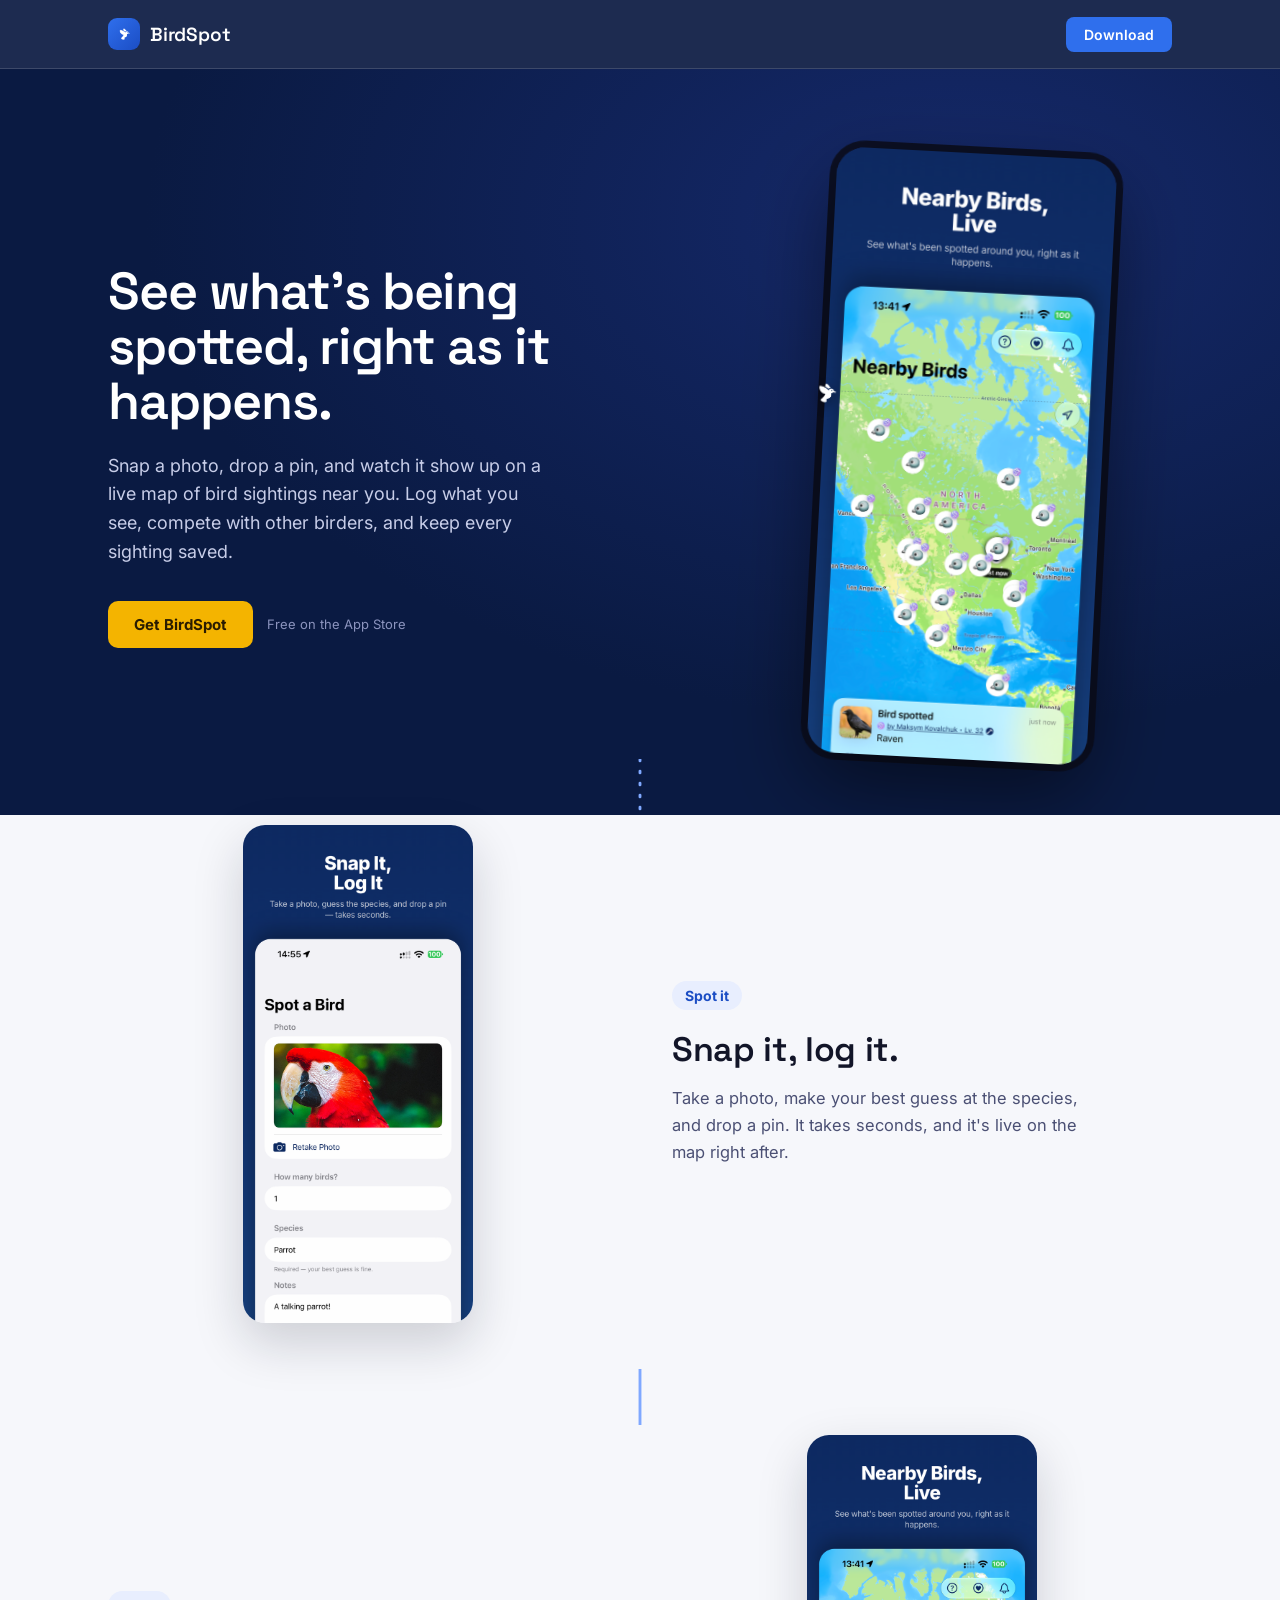
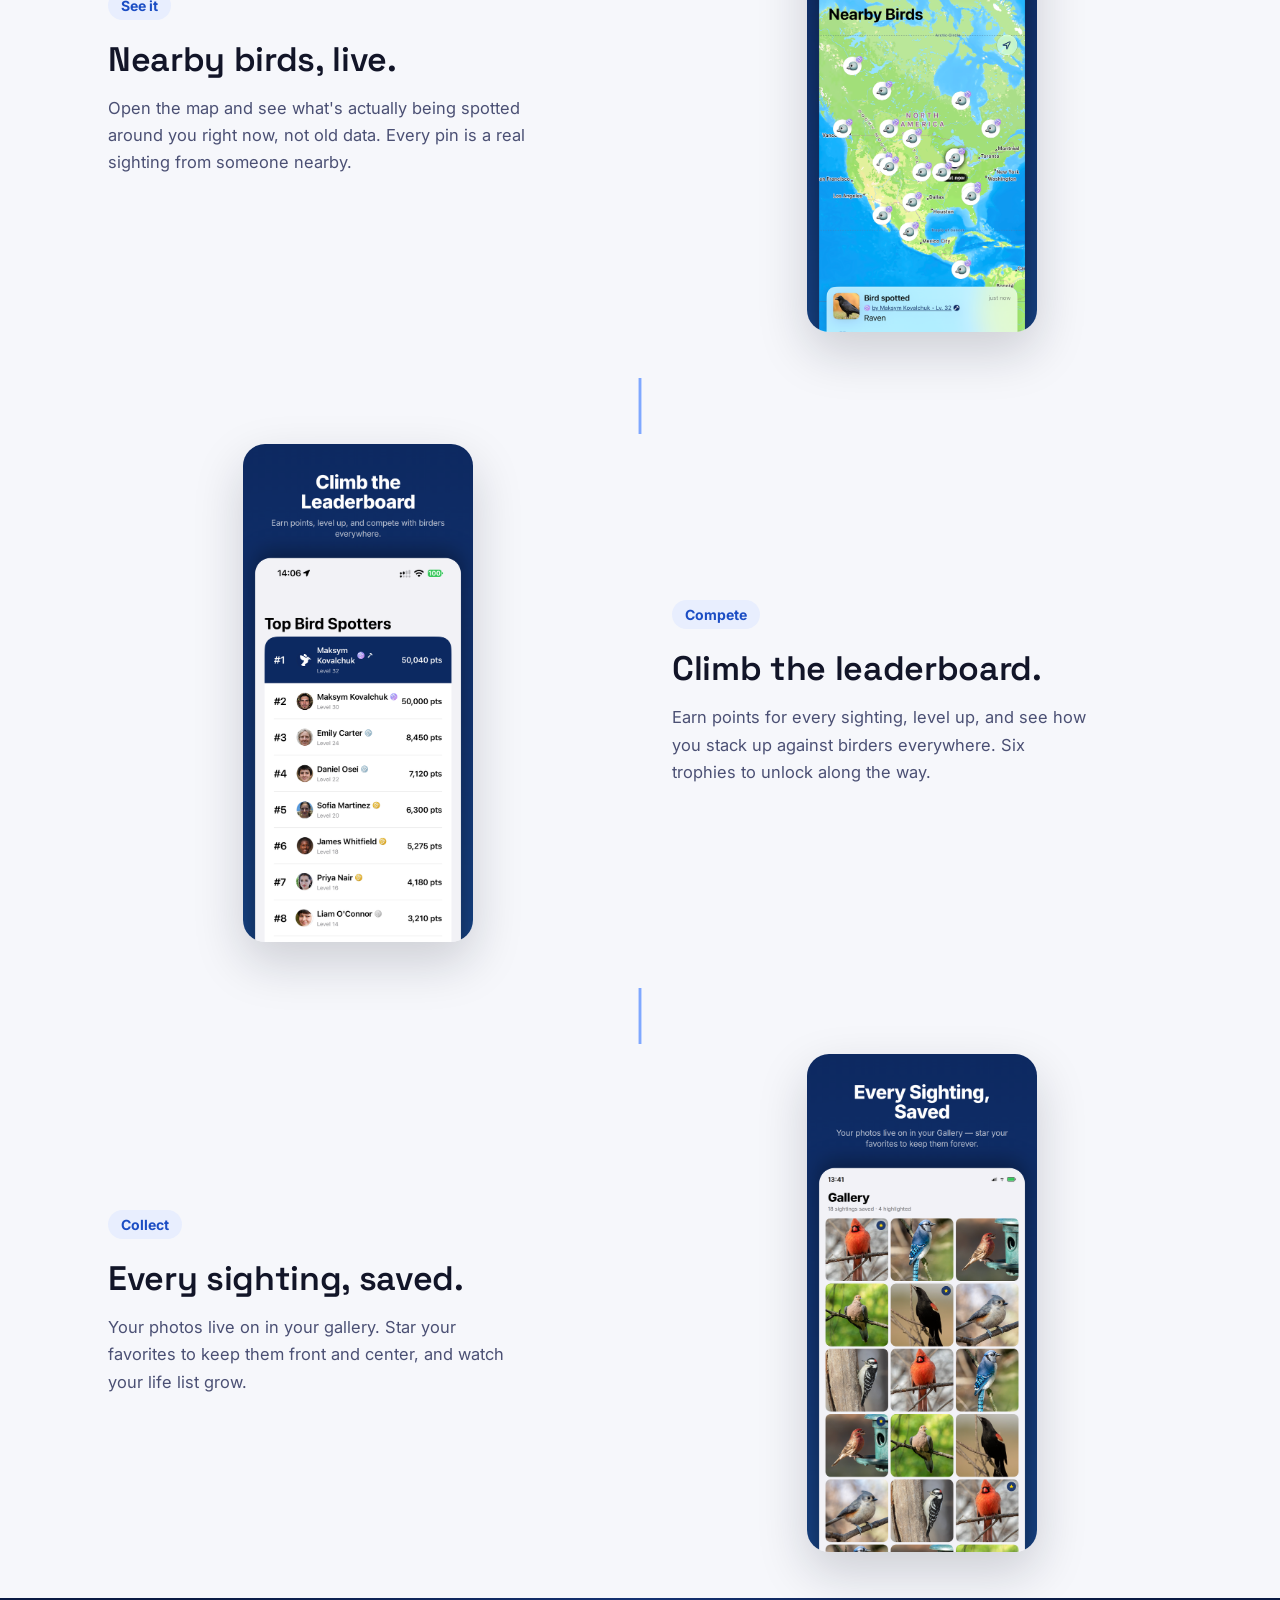
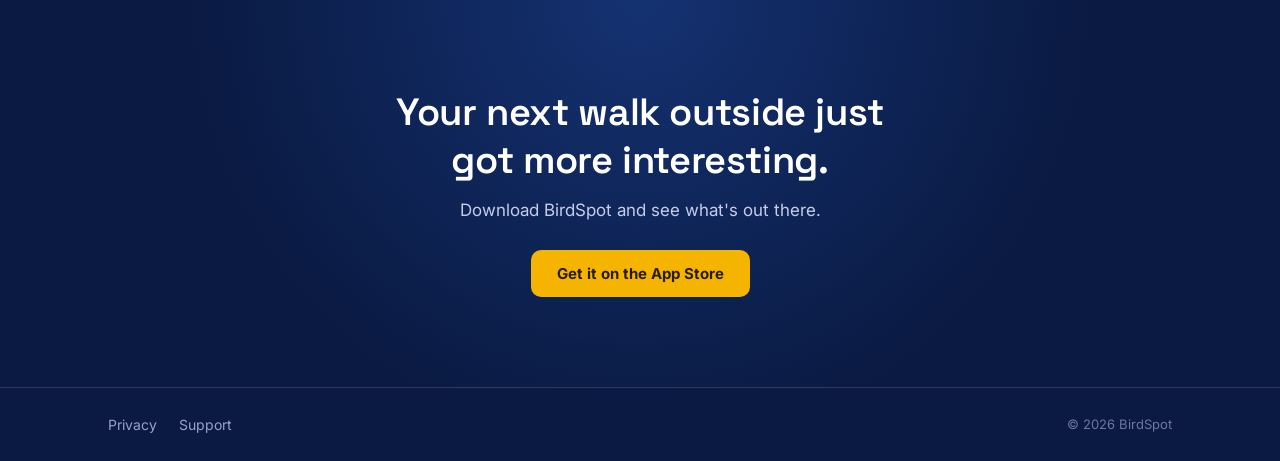
<file: index.html>
<!DOCTYPE html>
<html lang="en">
<head>
<meta charset="utf-8">
<meta name="viewport" content="width=device-width, initial-scale=1">
<title>BirdSpot — Where the birds at?</title>
<meta name="description" content="Spot a bird, snap a photo, drop a pin. See what's being spotted near you and climb the leaderboard as you go.">
<link rel="icon" href="favicon-square.png">
<link rel="preconnect" href="https://fonts.googleapis.com">
<link rel="preconnect" href="https://fonts.gstatic.com" crossorigin>
<link href="https://fonts.googleapis.com/css2?family=Space+Grotesk:wght@500;600;700&family=Inter:wght@400;500;600;700&display=swap" rel="stylesheet">
<style>
  :root {
    --navy-900: #0A1A42;
    --navy-800: #0F2156;
    --navy-700: #15296B;
    --blue: #2F6FED;
    --blue-light: #7FA8FF;
    --blue-deep: #1B4DC4;
    --gold: #F4B400;
    --paper: #F6F7FB;
    --paper-dim: #EBEDF5;
    --ink: #121528;
    --ink-soft: #4B5074;
    --line: rgba(255,255,255,0.14);
  }

  * { box-sizing: border-box; }
  html { scroll-behavior: smooth; }
  body {
    margin: 0;
    font-family: 'Inter', -apple-system, sans-serif;
    color: var(--ink);
    background: var(--paper);
    -webkit-font-smoothing: antialiased;
  }
  h1, h2, h3, .wordmark {
    font-family: 'Space Grotesk', 'Inter', sans-serif;
    font-weight: 600;
    margin: 0;
  }
  p { margin: 0; }
  img { max-width: 100%; display: block; }
  a { color: inherit; text-decoration: none; }

  .wrap {
    max-width: 1120px;
    margin: 0 auto;
    padding: 0 28px;
  }

  /* NAV */
  nav {
    position: sticky;
    top: 0;
    z-index: 20;
    background: rgba(10,26,66,0.92);
    backdrop-filter: blur(10px);
    border-bottom: 1px solid var(--line);
  }
  nav .wrap {
    display: flex;
    align-items: center;
    justify-content: space-between;
    height: 68px;
  }
  .wordmark {
    color: #fff;
    font-size: 19px;
    letter-spacing: -0.01em;
    display: flex;
    align-items: center;
    gap: 10px;
  }
  .wordmark .mark {
    width: 32px; height: 32px;
    border-radius: 9px;
    background: linear-gradient(135deg, var(--blue), var(--blue-deep));
    display: flex; align-items: center; justify-content: center;
    padding: 6px;
    opacity: 0;
    animation: markIn 0.6s cubic-bezier(.2,1.4,.4,1) 0.15s forwards;
  }
  .wordmark .mark img { width: 100%; height: 100%; object-fit: contain; }
  @keyframes markIn {
    0% { opacity: 0; transform: scale(0.4) rotate(-25deg); }
    100% { opacity: 1; transform: scale(1) rotate(0deg); }
  }
  .nav-cta {
    background: var(--blue);
    color: #fff;
    font-weight: 600;
    font-size: 14px;
    padding: 9px 18px;
    border-radius: 8px;
    transition: background 0.15s ease;
  }
  .nav-cta:hover { background: var(--blue-deep); }

  /* HERO */
  .hero {
    background: radial-gradient(ellipse at 75% 20%, var(--navy-700) 0%, var(--navy-900) 60%);
    color: #fff;
    padding: 84px 0 0;
    overflow: hidden;
    position: relative;
  }
  .hero .wrap {
    display: grid;
    grid-template-columns: 1fr 420px;
    gap: 40px;
    align-items: center;
  }
  .hero-copy h1 {
    font-size: 52px;
    line-height: 1.06;
    letter-spacing: -0.02em;
    max-width: 560px;
    opacity: 0;
    animation: riseIn 0.7s cubic-bezier(.2,.9,.3,1) 0.05s forwards;
  }
  .hero-copy p {
    font-size: 18px;
    line-height: 1.6;
    color: #C7CDE8;
    margin-top: 22px;
    max-width: 440px;
    opacity: 0;
    animation: riseIn 0.7s cubic-bezier(.2,.9,.3,1) 0.2s forwards;
  }
  .hero-actions {
    margin-top: 34px;
    display: flex;
    gap: 14px;
    align-items: center;
    flex-wrap: wrap;
    opacity: 0;
    animation: riseIn 0.7s cubic-bezier(.2,.9,.3,1) 0.35s forwards;
  }
  @keyframes riseIn {
    0% { opacity: 0; transform: translateY(16px); }
    100% { opacity: 1; transform: translateY(0); }
  }
  .btn-primary {
    background: var(--gold);
    color: #2A1C00;
    font-weight: 700;
    font-size: 15px;
    padding: 14px 26px;
    border-radius: 10px;
    display: inline-block;
    transition: transform 0.15s ease;
  }
  .btn-primary:hover { transform: translateY(-1px); }
  .hero-note {
    font-size: 13px;
    color: #8C94BE;
  }
  .hero-phone {
    position: relative;
    justify-self: center;
    opacity: 0;
    animation: phoneDrop 0.9s cubic-bezier(.22,1.2,.3,1) 0.25s forwards;
  }
  @keyframes phoneDrop {
    0% { opacity: 0; transform: translateY(-60px) rotate(0deg); }
    60% { opacity: 1; }
    100% { opacity: 1; transform: translateY(0) rotate(3deg); }
  }
  .hero-phone-shot {
    width: 280px;
    border-radius: 28px;
    box-shadow: 0 30px 80px rgba(0,0,0,0.5), 0 0 0 7px #0C1024;
  }
  .hero-pin {
    position: absolute;
    width: 34px !important;
    height: 34px !important;
    left: -16px;
    top: 38%;
    border-radius: 0 !important;
    box-shadow: none !important;
    opacity: 0;
    animation: pinDrop 0.6s cubic-bezier(.3,1.6,.4,1) 1.05s forwards;
  }
  @keyframes pinDrop {
    0% { opacity: 0; transform: translateY(-30px) scale(0.6); }
    70% { opacity: 1; }
    100% { opacity: 1; transform: translateY(0) scale(1); }
  }

  /* dotted path */
  .path-svg {
    display: block;
    width: 100%;
    height: 56px;
  }
  .path-svg path {
    stroke: var(--blue-light);
    stroke-width: 2.5;
    stroke-dasharray: 2 10;
    stroke-linecap: round;
    fill: none;
  }
  .path-svg.draw path {
    stroke-dasharray: 56;
    stroke-dashoffset: 56;
    transition: stroke-dashoffset 0.8s ease;
  }
  .path-svg.draw.in-view path {
    stroke-dashoffset: 0;
  }
  .stops-bg { background: var(--paper); }

  .stop {
    padding: 10px 0 46px;
  }
  .stop .wrap {
    display: grid;
    grid-template-columns: 1fr 1fr;
    gap: 64px;
    align-items: center;
  }
  .stop.reverse .wrap { direction: rtl; }
  .stop.reverse .wrap > * { direction: ltr; }

  .stop-tag {
    display: inline-flex;
    align-items: center;
    gap: 8px;
    font-size: 14px;
    font-weight: 700;
    color: var(--blue-deep);
    background: #E8EEFE;
    padding: 6px 13px;
    border-radius: 100px;
  }
  .stop h2 {
    font-size: 34px;
    letter-spacing: -0.01em;
    margin-top: 18px;
    color: var(--ink);
  }
  .stop p {
    font-size: 16.5px;
    line-height: 1.65;
    color: var(--ink-soft);
    margin-top: 14px;
    max-width: 420px;
  }
  .stop-shot {
    display: flex;
    justify-content: center;
    opacity: 0;
    transform: translateY(24px);
    transition: opacity 0.6s ease, transform 0.6s cubic-bezier(.2,.9,.3,1);
  }
  .stop-shot.in-view {
    opacity: 1;
    transform: translateY(0);
  }
  .stop-shot img {
    width: 230px;
    border-radius: 22px;
    box-shadow: 0 20px 50px rgba(18,21,40,0.18);
  }

  /* CTA band */
  .cta-band {
    background: var(--navy-900);
    color: #fff;
    padding: 90px 0;
    text-align: center;
    position: relative;
    overflow: hidden;
  }
  .cta-band::before {
    content: "";
    position: absolute;
    inset: 0;
    background: radial-gradient(circle at 50% 0%, rgba(47,111,237,0.28), transparent 60%);
  }
  .cta-band .wrap { position: relative; }
  .cta-band h2 {
    font-size: 38px;
    letter-spacing: -0.01em;
    max-width: 520px;
    margin: 0 auto;
  }
  .cta-band p {
    color: #C7CDE8;
    font-size: 17px;
    margin-top: 16px;
  }
  .cta-band .btn-primary { margin-top: 30px; }

  footer {
    background: var(--navy-900);
    border-top: 1px solid var(--line);
    padding: 28px 0;
  }
  footer .wrap {
    display: flex;
    justify-content: space-between;
    align-items: center;
    flex-wrap: wrap;
    gap: 12px;
  }
  .foot-links {
    display: flex;
    gap: 22px;
    font-size: 14px;
    color: #9AA1C7;
  }
  .foot-links a:hover { color: #fff; }
  .foot-copy {
    font-size: 13px;
    color: #6F76A0;
  }

  @media (max-width: 860px) {
    .hero .wrap { grid-template-columns: 1fr; text-align: left; }
    .hero-phone { justify-self: start; margin-top: 36px; }
    .hero-copy h1 { font-size: 38px; }
    .stop .wrap { grid-template-columns: 1fr; gap: 28px; }
    .stop.reverse .wrap { direction: ltr; }
    .stop-shot { order: -1; }
  }

  @media (prefers-reduced-motion: reduce) {
    html { scroll-behavior: auto; }
    .wordmark .mark, .hero-copy h1, .hero-copy p, .hero-actions, .hero-phone, .hero-pin {
      animation: none !important;
      opacity: 1 !important;
      transform: none !important;
    }
    .stop-shot { opacity: 1 !important; transform: none !important; transition: none !important; }
    .path-svg.draw path { stroke-dashoffset: 0 !important; transition: none !important; }
  }

  a:focus-visible, button:focus-visible {
    outline: 2px solid var(--gold);
    outline-offset: 2px;
  }
</style>
</head>
<body>

<nav>
  <div class="wrap">
    <a class="wordmark" href="#top">
      <span class="mark"><img src="bird-mark.png" alt=""></span>
      BirdSpot
    </a>
    <a class="nav-cta" href="#download">Download</a>
  </div>
</nav>

<header class="hero" id="top">
  <div class="wrap">
    <div class="hero-copy">
      <h1>See what's being spotted, right as it happens.</h1>
      <p>Snap a photo, drop a pin, and watch it show up on a live map of bird sightings near you. Log what you see, compete with other birders, and keep every sighting saved.</p>
      <div class="hero-actions">
        <a class="btn-primary" href="#download">Get BirdSpot</a>
        <span class="hero-note">Free on the App Store</span>
      </div>
    </div>
    <div class="hero-phone">
      <img class="hero-phone-shot" src="nearby-birds-live-web.png" alt="BirdSpot map screen showing nearby bird sightings">
      <img class="hero-pin" src="bird-mark.png" alt="" width="34" height="34" style="filter: drop-shadow(0 4px 6px rgba(0,0,0,0.45));">
    </div>
  </div>
  <svg class="path-svg" viewBox="0 0 1120 56" preserveAspectRatio="none">
    <path d="M 560 0 L 560 56" />
  </svg>
</header>

<main class="stops-bg">

  <section class="stop">
    <div class="wrap">
      <div class="stop-shot"><img src="snap-it-log-it-web.png" alt="BirdSpot spot-a-bird screen with photo and species field"></div>
      <div>
        <span class="stop-tag">Spot it</span>
        <h2>Snap it, log it.</h2>
        <p>Take a photo, make your best guess at the species, and drop a pin. It takes seconds, and it's live on the map right after.</p>
      </div>
    </div>
  </section>
  <svg class="path-svg draw" viewBox="0 0 1120 56" preserveAspectRatio="none"><path d="M 560 0 L 560 56" /></svg>

  <section class="stop reverse">
    <div class="wrap">
      <div class="stop-shot"><img src="nearby-birds-live-web.png" alt="BirdSpot map showing live bird sightings nearby"></div>
      <div>
        <span class="stop-tag">See it</span>
        <h2>Nearby birds, live.</h2>
        <p>Open the map and see what's actually being spotted around you right now, not old data. Every pin is a real sighting from someone nearby.</p>
      </div>
    </div>
  </section>
  <svg class="path-svg draw" viewBox="0 0 1120 56" preserveAspectRatio="none"><path d="M 560 0 L 560 56" /></svg>

  <section class="stop">
    <div class="wrap">
      <div class="stop-shot"><img src="climb-leaderboard-web.png" alt="BirdSpot leaderboard of top bird spotters"></div>
      <div>
        <span class="stop-tag">Compete</span>
        <h2>Climb the leaderboard.</h2>
        <p>Earn points for every sighting, level up, and see how you stack up against birders everywhere. Six trophies to unlock along the way.</p>
      </div>
    </div>
  </section>
  <svg class="path-svg draw" viewBox="0 0 1120 56" preserveAspectRatio="none"><path d="M 560 0 L 560 56" /></svg>

  <section class="stop reverse">
    <div class="wrap">
      <div class="stop-shot"><img src="every-sighting-saved-web.png" alt="BirdSpot gallery of saved bird sightings"></div>
      <div>
        <span class="stop-tag">Collect</span>
        <h2>Every sighting, saved.</h2>
        <p>Your photos live on in your gallery. Star your favorites to keep them front and center, and watch your life list grow.</p>
      </div>
    </div>
  </section>

</main>

<section class="cta-band" id="download">
  <div class="wrap">
    <h2>Your next walk outside just got more interesting.</h2>
    <p>Download BirdSpot and see what's out there.</p>
    <a class="btn-primary" href="https://apps.apple.com/" target="_blank" rel="noopener">Get it on the App Store</a>
  </div>
</section>

<footer>
  <div class="wrap">
    <div class="foot-links">
      <a href="privacy.html">Privacy</a>
      <a href="support.html">Support</a>
    </div>
    <div class="foot-copy">© 2026 BirdSpot</div>
  </div>
</footer>

<script>
(function() {
  if (window.matchMedia('(prefers-reduced-motion: reduce)').matches) return;
  var targets = document.querySelectorAll('.stop-shot, .path-svg.draw');
  if (!('IntersectionObserver' in window)) {
    targets.forEach(function(el){ el.classList.add('in-view'); });
    return;
  }
  var io = new IntersectionObserver(function(entries) {
    entries.forEach(function(entry) {
      if (entry.isIntersecting) {
        entry.target.classList.add('in-view');
        io.unobserve(entry.target);
      }
    });
  }, { threshold: 0.3 });
  targets.forEach(function(el) { io.observe(el); });
})();
</script>

</body>
</html>
</file>
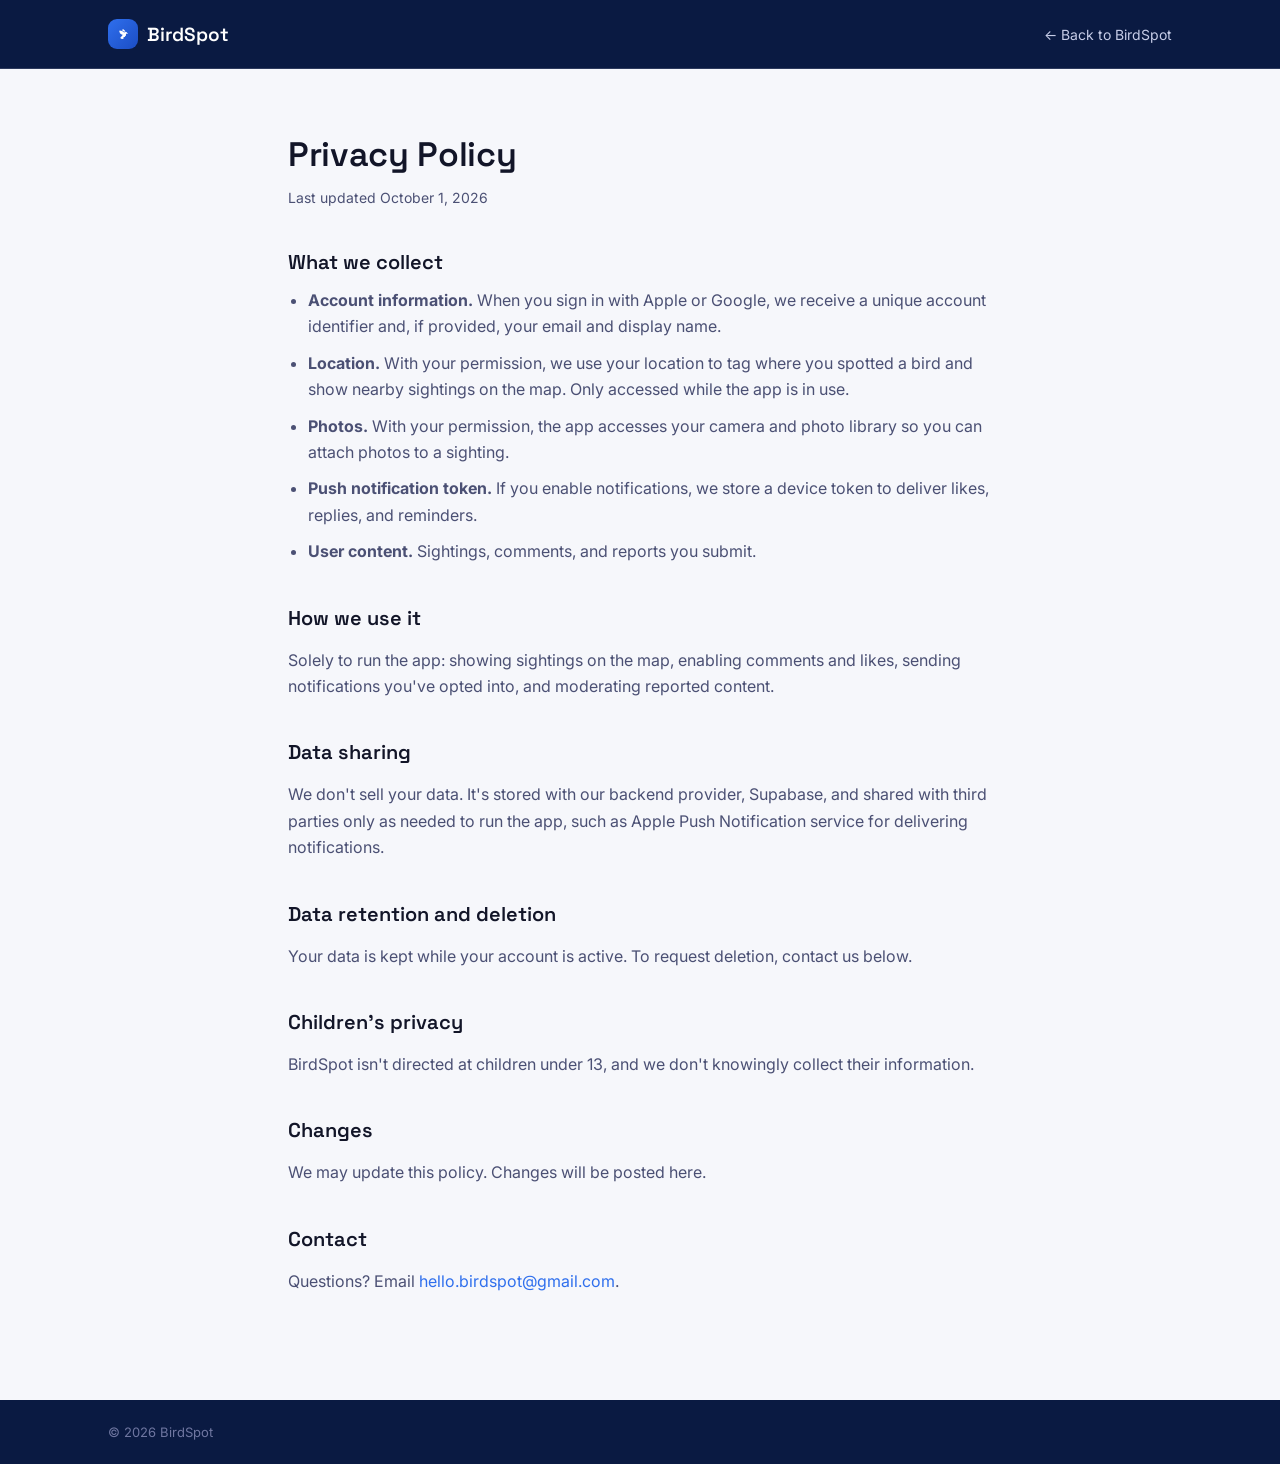
<file: privacy.html>
<!DOCTYPE html>
<html lang="en">
<head>
<meta charset="utf-8">
<meta name="viewport" content="width=device-width, initial-scale=1">
<title>Privacy Policy — BirdSpot</title>
<link rel="preconnect" href="https://fonts.googleapis.com">
<link rel="preconnect" href="https://fonts.gstatic.com" crossorigin>
<link href="https://fonts.googleapis.com/css2?family=Space+Grotesk:wght@500;600;700&family=Inter:wght@400;500;600;700&display=swap" rel="stylesheet">
<style>
  :root {
    --navy-900: #0A1A42; --navy-700: #15296B; --blue: #2F6FED;
    --blue-light: #7FA8FF; --paper: #F6F7FB; --ink: #121528; --ink-soft: #4B5074;
    --line: rgba(255,255,255,0.14);
  }
  * { box-sizing: border-box; }
  body { margin: 0; font-family: 'Inter', -apple-system, sans-serif; color: var(--ink); background: var(--paper); -webkit-font-smoothing: antialiased; }
  h1, h2, .wordmark { font-family: 'Space Grotesk', sans-serif; font-weight: 600; margin: 0; }
  a { color: var(--blue); text-decoration: none; }
  a:hover { text-decoration: underline; }
  .wrap { max-width: 760px; margin: 0 auto; padding: 0 28px; }
  nav { background: var(--navy-900); border-bottom: 1px solid var(--line); }
  nav .wrap { max-width: 1120px; display: flex; align-items: center; justify-content: space-between; height: 68px; }
  .wordmark { color: #fff; font-size: 19px; display: flex; align-items: center; gap: 9px; }
  .wordmark .mark { width: 30px; height: 30px; border-radius: 9px; background: linear-gradient(135deg, var(--blue), #1B4DC4); display: flex; align-items: center; justify-content: center; font-size: 15px; }
  .back { color: #C7CDE8; font-size: 14px; }
  main { padding: 64px 0 90px; }
  h1 { font-size: 34px; letter-spacing: -0.01em; }
  .updated { color: var(--ink-soft); font-size: 14px; margin-top: 10px; }
  h2 { font-size: 20px; margin-top: 40px; margin-bottom: 12px; color: var(--ink); }
  p, li { font-size: 16px; line-height: 1.65; color: var(--ink-soft); }
  ul { padding-left: 20px; margin: 0; }
  li { margin-bottom: 10px; }
  footer { background: var(--navy-900); padding: 24px 0; }
  footer .wrap { max-width: 1120px; font-size: 13px; color: #6F76A0; }
</style>
</head>
<body>

<nav>
  <div class="wrap">
    <a class="wordmark" href="index.html"><span class="mark"><img src="bird-mark.png" alt="" style="width:100%;height:100%;object-fit:contain;padding:6px;"></span>BirdSpot</a>
    <a class="back" href="index.html">← Back to BirdSpot</a>
  </div>
</nav>

<main>
  <div class="wrap">
    <h1>Privacy Policy</h1>
    <p class="updated">Last updated October 1, 2026</p>

    <h2>What we collect</h2>
    <ul>
      <li><strong>Account information.</strong> When you sign in with Apple or Google, we receive a unique account identifier and, if provided, your email and display name.</li>
      <li><strong>Location.</strong> With your permission, we use your location to tag where you spotted a bird and show nearby sightings on the map. Only accessed while the app is in use.</li>
      <li><strong>Photos.</strong> With your permission, the app accesses your camera and photo library so you can attach photos to a sighting.</li>
      <li><strong>Push notification token.</strong> If you enable notifications, we store a device token to deliver likes, replies, and reminders.</li>
      <li><strong>User content.</strong> Sightings, comments, and reports you submit.</li>
    </ul>

    <h2>How we use it</h2>
    <p>Solely to run the app: showing sightings on the map, enabling comments and likes, sending notifications you've opted into, and moderating reported content.</p>

    <h2>Data sharing</h2>
    <p>We don't sell your data. It's stored with our backend provider, Supabase, and shared with third parties only as needed to run the app, such as Apple Push Notification service for delivering notifications.</p>

    <h2>Data retention and deletion</h2>
    <p>Your data is kept while your account is active. To request deletion, contact us below.</p>

    <h2>Children's privacy</h2>
    <p>BirdSpot isn't directed at children under 13, and we don't knowingly collect their information.</p>

    <h2>Changes</h2>
    <p>We may update this policy. Changes will be posted here.</p>

    <h2>Contact</h2>
    <p>Questions? Email <a href="mailto:hello.birdspot@gmail.com">hello.birdspot@gmail.com</a>.</p>
  </div>
</main>

<footer><div class="wrap">© 2026 BirdSpot</div></footer>

</body>
</html>
</file>
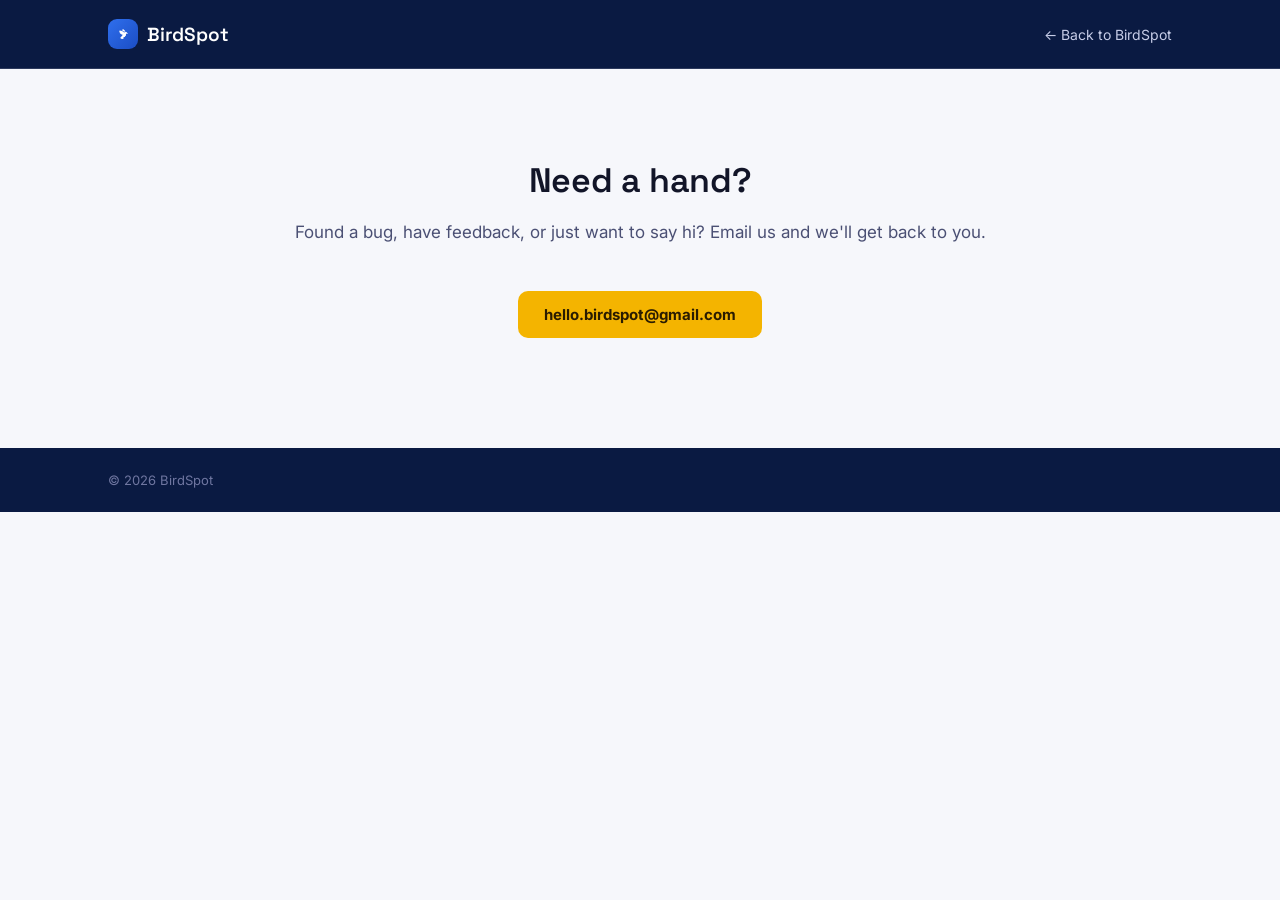
<file: support.html>
<!DOCTYPE html>
<html lang="en">
<head>
<meta charset="utf-8">
<meta name="viewport" content="width=device-width, initial-scale=1">
<title>Support — BirdSpot</title>
<link rel="preconnect" href="https://fonts.googleapis.com">
<link rel="preconnect" href="https://fonts.gstatic.com" crossorigin>
<link href="https://fonts.googleapis.com/css2?family=Space+Grotesk:wght@500;600;700&family=Inter:wght@400;500;600;700&display=swap" rel="stylesheet">
<style>
  :root {
    --navy-900: #0A1A42; --blue: #2F6FED; --paper: #F6F7FB;
    --ink: #121528; --ink-soft: #4B5074; --line: rgba(255,255,255,0.14); --gold:#F4B400;
  }
  * { box-sizing: border-box; }
  body { margin: 0; font-family: 'Inter', -apple-system, sans-serif; color: var(--ink); background: var(--paper); -webkit-font-smoothing: antialiased; }
  h1, .wordmark { font-family: 'Space Grotesk', sans-serif; font-weight: 600; margin: 0; }
  a { color: var(--blue); text-decoration: none; }
  .wrap { max-width: 760px; margin: 0 auto; padding: 0 28px; }
  nav { background: var(--navy-900); border-bottom: 1px solid var(--line); }
  nav .wrap { max-width: 1120px; display: flex; align-items: center; justify-content: space-between; height: 68px; }
  .wordmark { color: #fff; font-size: 19px; display: flex; align-items: center; gap: 9px; }
  .wordmark .mark { width: 30px; height: 30px; border-radius: 9px; background: linear-gradient(135deg, var(--blue), #1B4DC4); display: flex; align-items: center; justify-content: center; font-size: 15px; }
  .back { color: #C7CDE8; font-size: 14px; }
  main { padding: 90px 0 110px; text-align: center; }
  h1 { font-size: 34px; letter-spacing: -0.01em; }
  p { font-size: 17px; line-height: 1.65; color: var(--ink-soft); margin-top: 16px; }
  .btn {
    display: inline-block; margin-top: 28px; background: var(--gold); color: #2A1C00;
    font-weight: 700; font-size: 15px; padding: 14px 26px; border-radius: 10px;
  }
  footer { background: var(--navy-900); padding: 24px 0; }
  footer .wrap { max-width: 1120px; font-size: 13px; color: #6F76A0; }
</style>
</head>
<body>

<nav>
  <div class="wrap">
    <a class="wordmark" href="index.html"><span class="mark"><img src="bird-mark.png" alt="" style="width:100%;height:100%;object-fit:contain;padding:6px;"></span>BirdSpot</a>
    <a class="back" href="index.html">← Back to BirdSpot</a>
  </div>
</nav>

<main>
  <div class="wrap">
    <h1>Need a hand?</h1>
    <p>Found a bug, have feedback, or just want to say hi? Email us and we'll get back to you.</p>
    <a class="btn" href="mailto:hello.birdspot@gmail.com">hello.birdspot@gmail.com</a>
  </div>
</main>

<footer><div class="wrap">© 2026 BirdSpot</div></footer>

</body>
</html>
</file>
